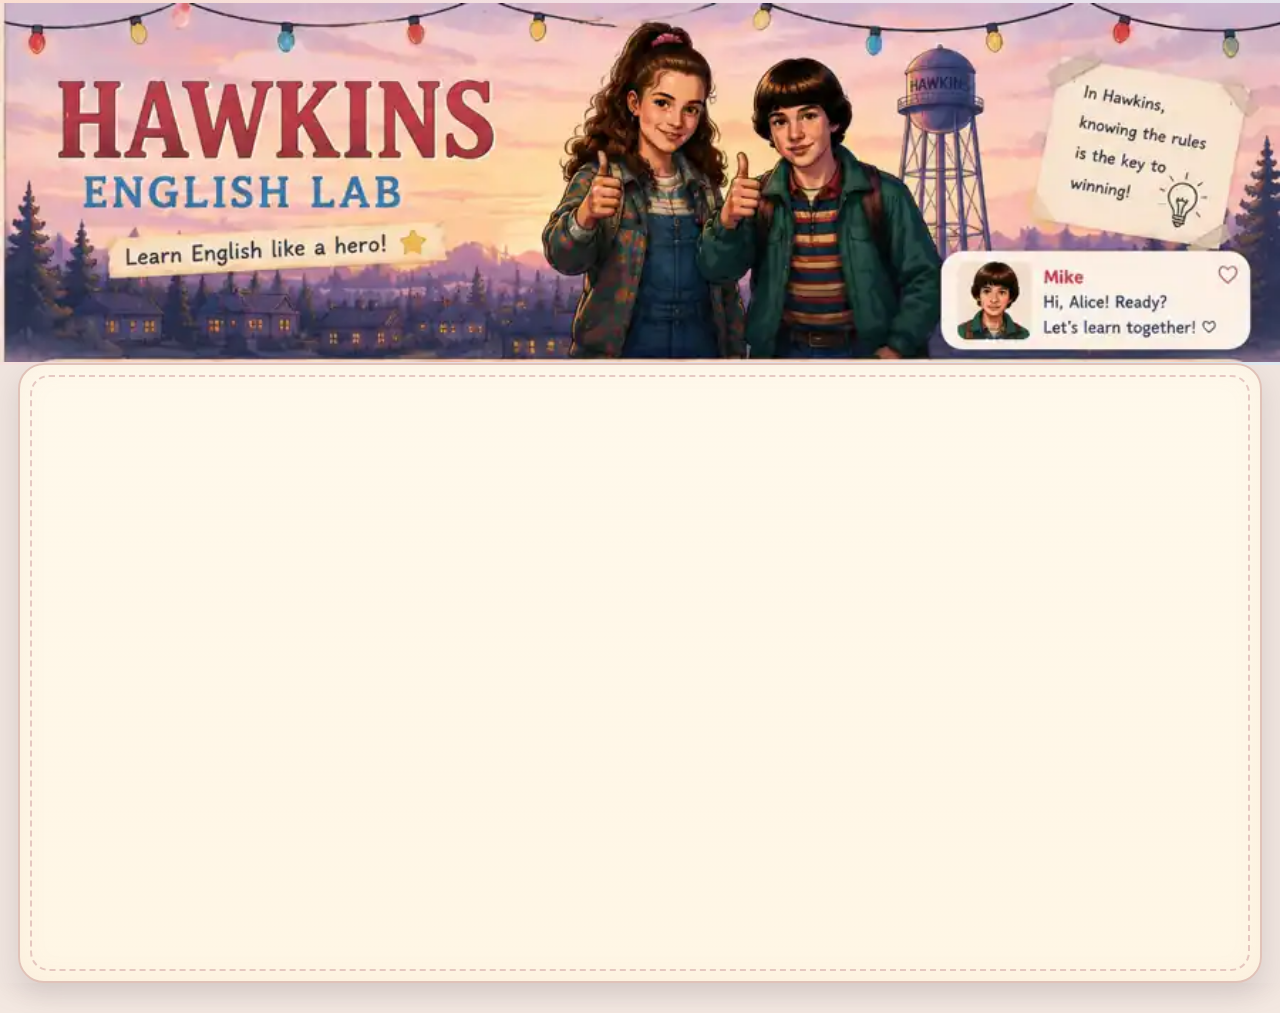
<file: index.html>
<!doctype html><html lang="ru"><head><meta charset="UTF-8"><meta name="viewport" content="width=device-width,initial-scale=1"><title>Hawkins English Lab</title><style>*{box-sizing:border-box}html,body{margin:0;background:#f4e9e2;font-family:Arial,sans-serif}.stage{max-width:1301px;margin:0 auto;min-height:100vh;background:#efe4de;box-shadow:0 0 40px #6b59621f}.hero-wrap{width:100%;background:linear-gradient(135deg,#fbded1,#eedfea,#dce7ef);min-height:365px;display:flex;align-items:center;justify-content:center;overflow:hidden}.hero-wrap img{display:block;width:100%;height:auto;max-width:1301px}.paper{margin:-2px 18px 30px;min-height:620px;border:2px solid #e0c2b8;border-radius:26px;background:linear-gradient(rgba(255,249,236,.94),rgba(255,246,229,.96)),repeating-linear-gradient(0deg,#fff8e8 0 3px,#faefd9 4px 5px);box-shadow:0 12px 26px rgba(69,52,66,.13),inset 0 0 30px rgba(190,142,115,.08);position:relative}.paper:before{content:"";position:absolute;inset:10px;border:2px dashed rgba(200,145,150,.45);border-radius:19px;pointer-events:none}.loading{color:#7f6571;font-weight:700;letter-spacing:.08em}@media(max-width:700px){.hero-wrap{min-height:0}.paper{margin:0 8px 18px;min-height:620px;border-radius:18px}.paper:before{inset:7px}}</style></head><body><main class="stage"><section class="hero-wrap"><span class="loading" id="loading">HAWKINS ENGLISH LAB...</span><img id="hero" alt="Hawkins English Lab" hidden></section><section class="paper" aria-label="Рабочая область"></section></main><script>(async()=>{try{const parts=await Promise.all([1,2,3,4].map(i=>fetch(`assets/hero${i}.txt?v=3`).then(r=>r.text())));const img=document.getElementById('hero');img.src='data:image/webp;base64,'+parts.join('');img.onload=()=>{document.getElementById('loading').remove();img.hidden=false}}catch(e){document.getElementById('loading').textContent='Обнови страницу'}})();</script></body></html>
</file>
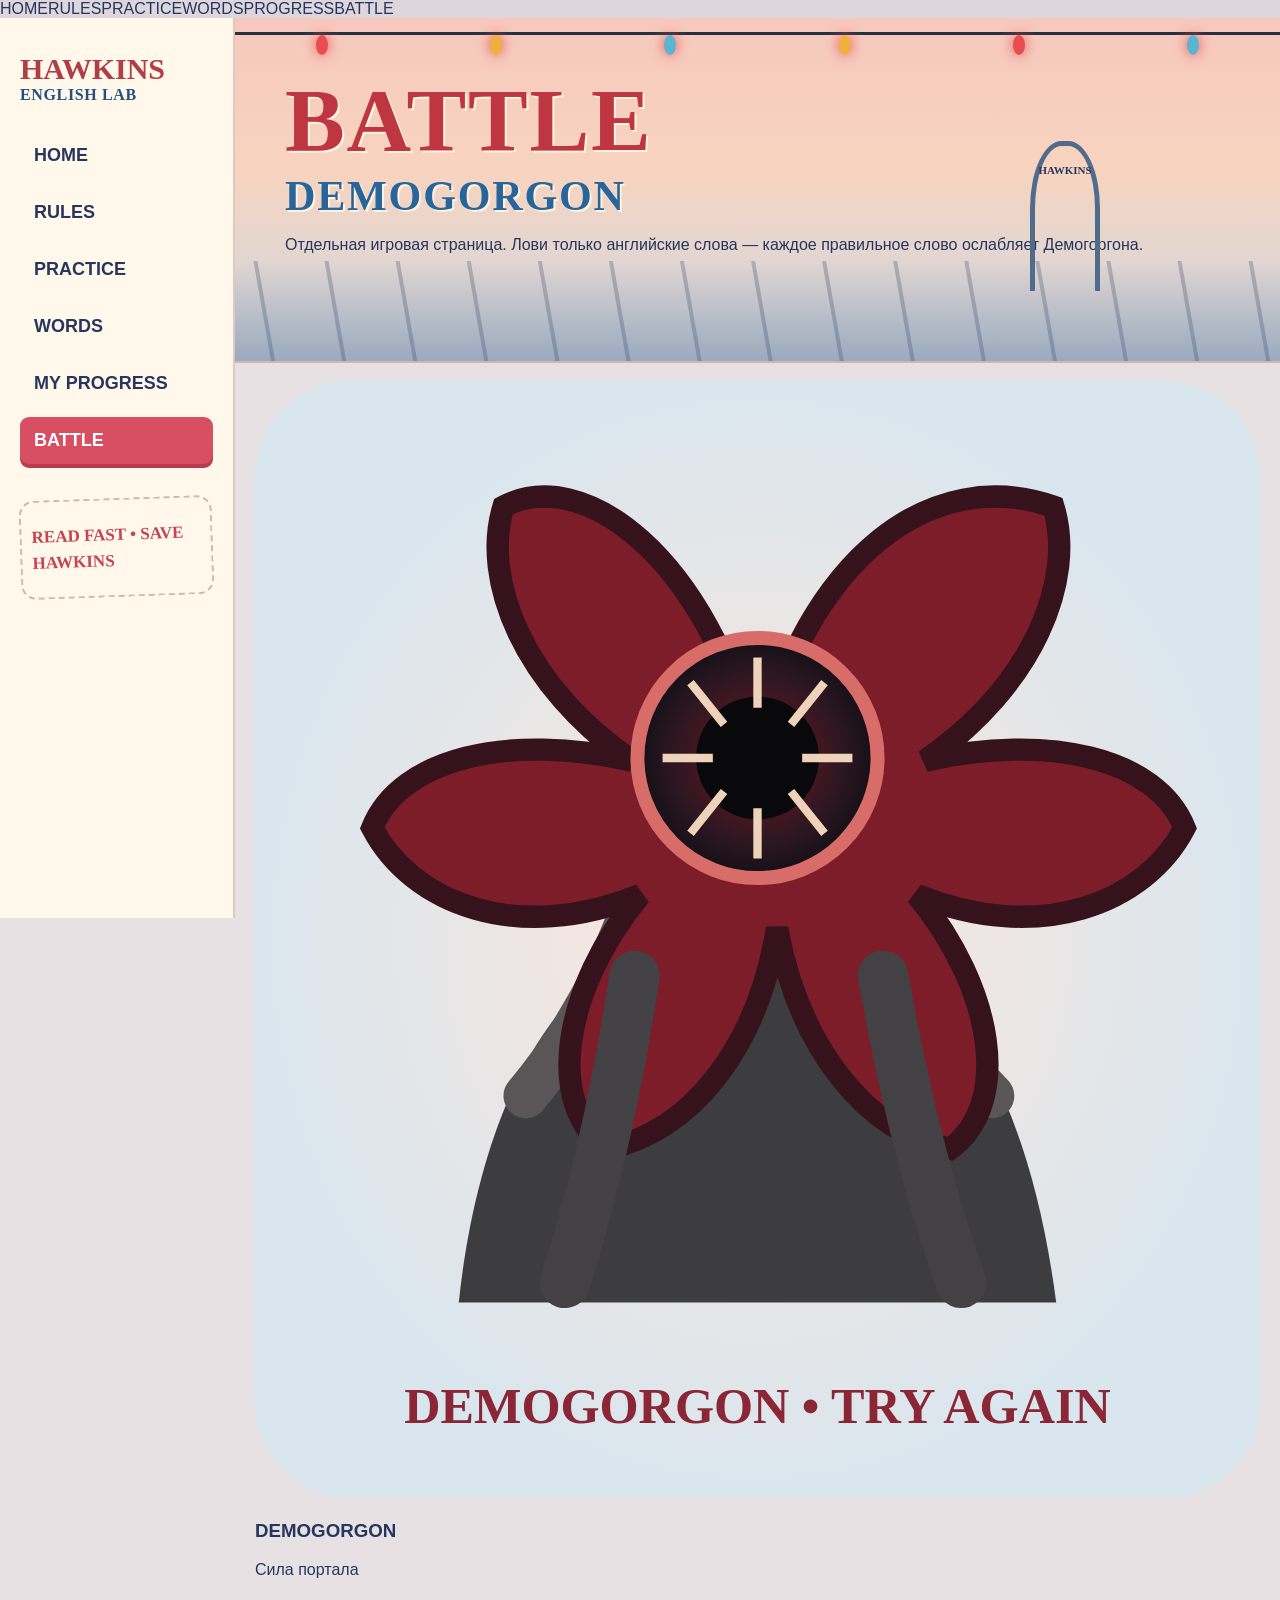
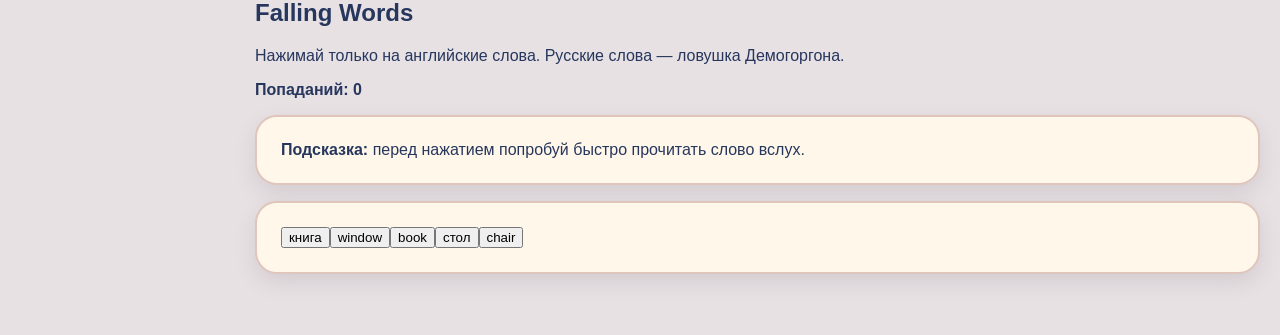
<file: battle.html>
<!doctype html><html lang="ru"><head><meta charset="UTF-8"><meta name="viewport" content="width=device-width,initial-scale=1"><title>Demogorgon Battle — OSD-English</title><link rel="stylesheet" href="styles.css"></head><body><div class="mobile-top"><a href="index.html">HOME</a><a href="rules.html">RULES</a><a href="practice.html">PRACTICE</a><a href="words.html">WORDS</a><a href="progress.html">PROGRESS</a><a href="battle.html">BATTLE</a></div><div class="app-shell"><aside class="sidebar"><div class="brand">HAWKINS<small>ENGLISH LAB</small></div><nav class="side-nav"><a href="index.html">HOME</a><a href="rules.html">RULES</a><a href="practice.html">PRACTICE</a><a href="words.html">WORDS</a><a href="progress.html">MY PROGRESS</a><a href="battle.html">BATTLE</a></nav><div class="side-note">READ FAST • SAVE HAWKINS</div></aside><div class="main"><header class="hero"><div class="string-lights"><span></span><span></span><span></span><span></span><span></span><span></span></div><div class="woods"></div><div class="tower"></div><h1>BATTLE<span>DEMOGORGON</span></h1><p>Отдельная игровая страница. Лови только английские слова — каждое правильное слово ослабляет Демогоргона.</p></header><main class="page"><section class="battle-hero"><div class="monster-card"><img src="assets/demogorgon.svg" alt="Demogorgon"><h3>DEMOGORGON</h3><div class="hp"><span id="monsterHP"></span></div><p>Сила портала</p></div><div><h2 class="page-title">Falling Words</h2><p>Нажимай только на английские слова. Русские слова — ловушка Демогоргона.</p><p><b>Попаданий: <span id="battleScore">0</span></b></p><div class="panel"><b>Подсказка:</b> перед нажатием попробуй быстро прочитать слово вслух.</div></div></section><section class="panel"><div class="battle-arena" id="battleArena"></div><div id="battleWin" class="panel hidden"><h2>PORTAL CLOSED!</h2><p>Mike: Alice, you’re amazing! Hawkins is safe — for now.</p><a class="primary" href="progress.html">Посмотреть прогресс</a></div></section></main></div></div><div id="characterPopup" class="character-popup hidden"></div><script src="app.js"></script></body></html>
</file>
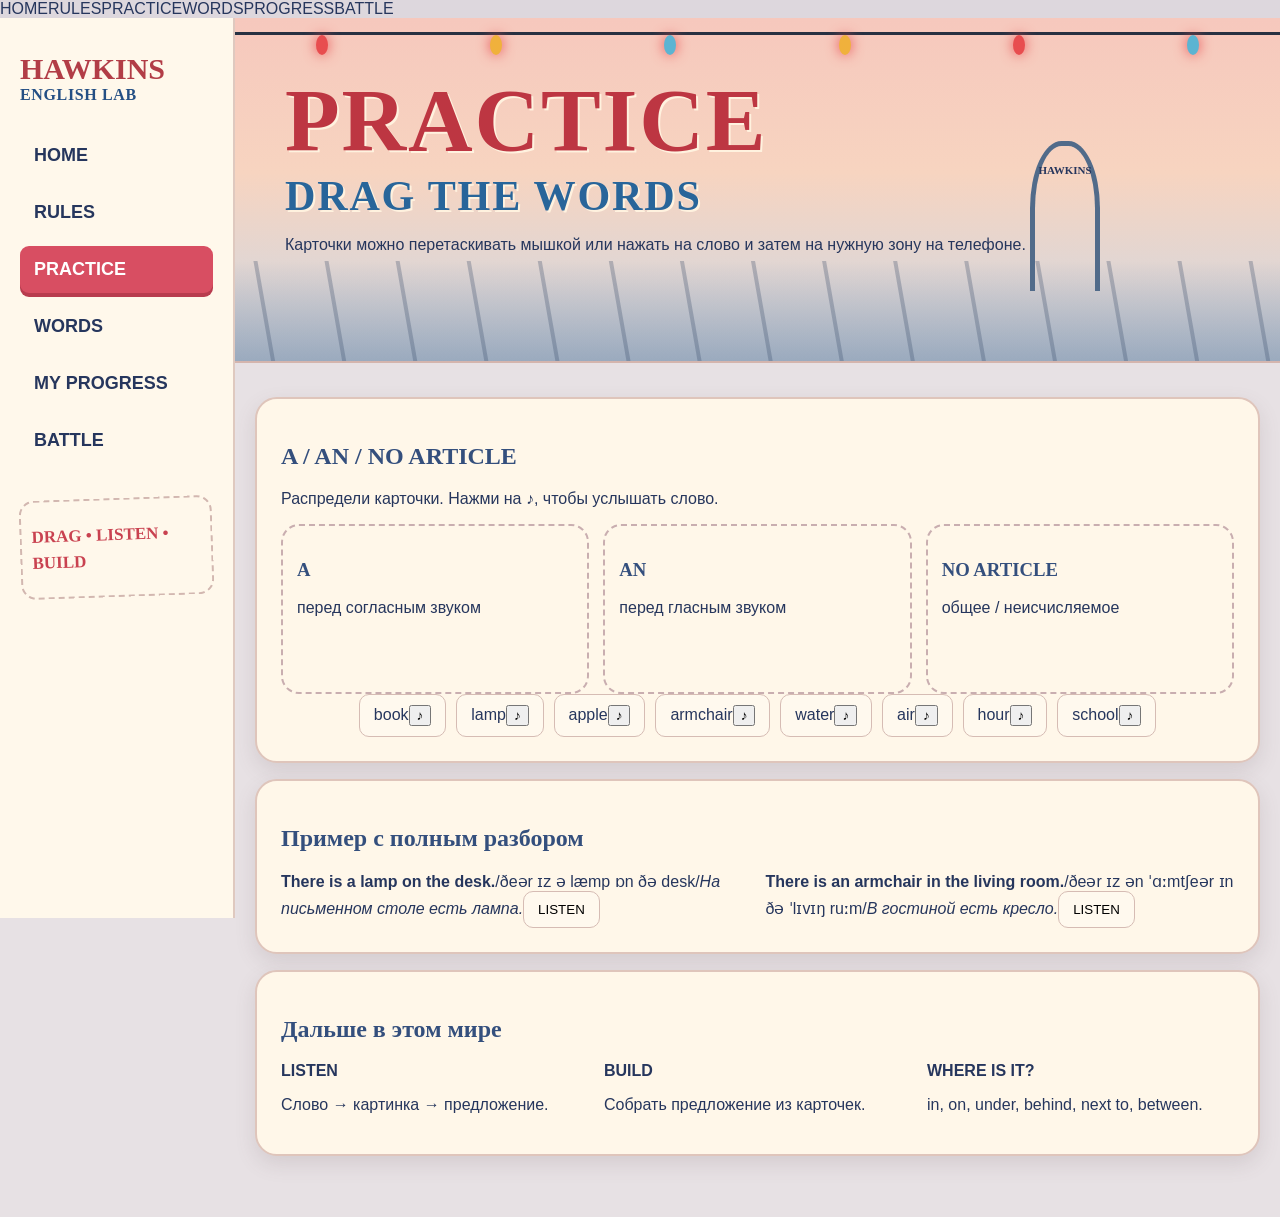
<file: practice.html>
<!doctype html><html lang="ru"><head><meta charset="UTF-8"><meta name="viewport" content="width=device-width,initial-scale=1"><title>Practice — OSD-English</title><link rel="stylesheet" href="styles.css"></head><body><div class="mobile-top"><a href="index.html">HOME</a><a href="rules.html">RULES</a><a href="practice.html">PRACTICE</a><a href="words.html">WORDS</a><a href="progress.html">PROGRESS</a><a href="battle.html">BATTLE</a></div><div class="app-shell"><aside class="sidebar"><div class="brand">HAWKINS<small>ENGLISH LAB</small></div><nav class="side-nav"><a href="index.html">HOME</a><a href="rules.html">RULES</a><a href="practice.html">PRACTICE</a><a href="words.html">WORDS</a><a href="progress.html">MY PROGRESS</a><a href="battle.html">BATTLE</a></nav><div class="side-note">DRAG • LISTEN • BUILD</div></aside><div class="main"><header class="hero"><div class="string-lights"><span></span><span></span><span></span><span></span><span></span><span></span></div><div class="woods"></div><div class="tower"></div><h1>PRACTICE<span>DRAG THE WORDS</span></h1><p>Карточки можно перетаскивать мышкой или нажать на слово и затем на нужную зону на телефоне.</p></header><main class="page"><section class="panel"><h2>A / AN / NO ARTICLE</h2><p class="subtle">Распредели карточки. Нажми на ♪, чтобы услышать слово.</p><div class="drag-board"><div class="drop-zone" data-cat="a"><h3>A</h3><p>перед согласным звуком</p></div><div class="drop-zone" data-cat="an"><h3>AN</h3><p>перед гласным звуком</p></div><div class="drop-zone" data-cat="none"><h3>NO ARTICLE</h3><p>общее / неисчисляемое</p></div></div><div class="word-bank" id="wordBank"></div></section><section class="panel"><h2>Пример с полным разбором</h2><div class="grid-2"><div class="sentence-study"><b>There is a lamp on the desk.</b><span>/ðeər ɪz ə læmp ɒn ðə desk/</span><em>На письменном столе есть лампа.</em><button class="listen-btn" data-speak="There is a lamp on the desk.">LISTEN</button></div><div class="sentence-study"><b>There is an armchair in the living room.</b><span>/ðeər ɪz ən ˈɑːmtʃeər ɪn ðə ˈlɪvɪŋ ruːm/</span><em>В гостиной есть кресло.</em><button class="listen-btn" data-speak="There is an armchair in the living room.">LISTEN</button></div></div></section><section class="panel"><h2>Дальше в этом мире</h2><div class="grid-3"><div class="overview-card"><b>LISTEN</b><p>Слово → картинка → предложение.</p></div><div class="overview-card"><b>BUILD</b><p>Собрать предложение из карточек.</p></div><div class="overview-card"><b>WHERE IS IT?</b><p>in, on, under, behind, next to, between.</p></div></div></section></main></div></div><div id="characterPopup" class="character-popup hidden"></div><script src="app.js"></script></body></html>
</file>
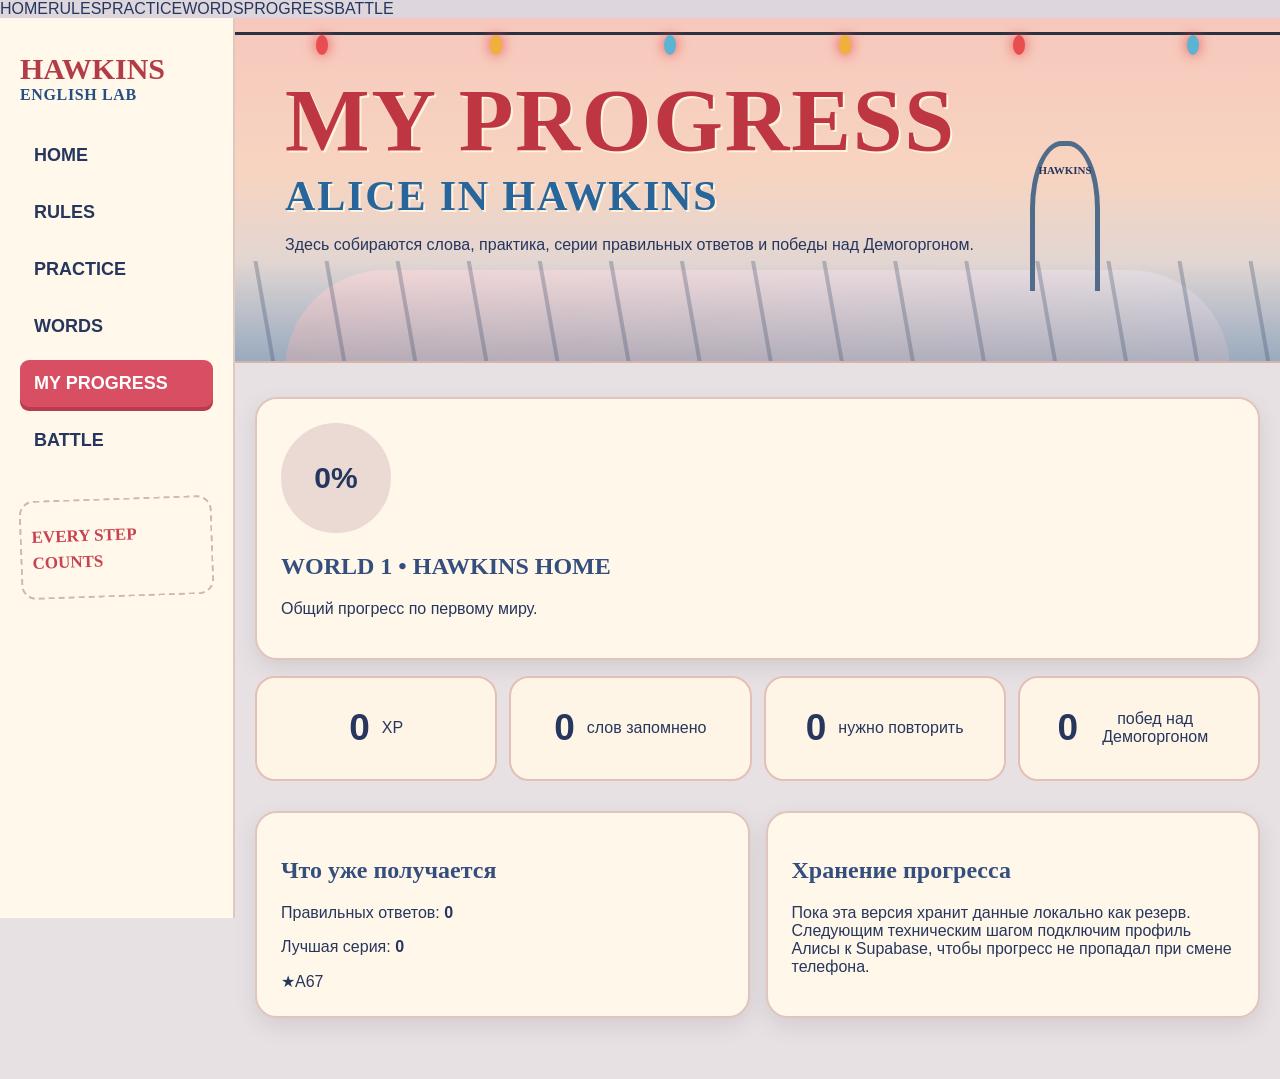
<file: progress.html>
<!doctype html><html lang="ru"><head><meta charset="UTF-8"><meta name="viewport" content="width=device-width,initial-scale=1"><title>Progress — OSD-English</title><link rel="stylesheet" href="styles.css"></head><body><div class="mobile-top"><a href="index.html">HOME</a><a href="rules.html">RULES</a><a href="practice.html">PRACTICE</a><a href="words.html">WORDS</a><a href="progress.html">PROGRESS</a><a href="battle.html">BATTLE</a></div><div class="app-shell"><aside class="sidebar"><div class="brand">HAWKINS<small>ENGLISH LAB</small></div><nav class="side-nav"><a href="index.html">HOME</a><a href="rules.html">RULES</a><a href="practice.html">PRACTICE</a><a href="words.html">WORDS</a><a href="progress.html">MY PROGRESS</a><a href="battle.html">BATTLE</a></nav><div class="side-note">EVERY STEP COUNTS</div></aside><div class="main"><header class="hero"><div class="string-lights"><span></span><span></span><span></span><span></span><span></span><span></span></div><div class="woods"></div><div class="tower"></div><h1>MY PROGRESS<span>ALICE IN HAWKINS</span></h1><p>Здесь собираются слова, практика, серии правильных ответов и победы над Демогоргоном.</p><div class="hero-characters"><img src="assets/mike.svg" alt="Mike"></div></header><main class="page"><section class="panel"><div class="progress-wrap"><div class="progress-ring"><b data-progress>0%</b></div><div><h2>WORLD 1 • HAWKINS HOME</h2><p>Общий прогресс по первому миру.</p></div></div></section><section class="stats"><div class="stat"><b data-xp>0</b><span>XP</span></div><div class="stat"><b data-known>0</b><span>слов запомнено</span></div><div class="stat"><b data-repeat>0</b><span>нужно повторить</span></div><div class="stat"><b data-wins>0</b><span>побед над Демогоргоном</span></div></section><section class="grid-2"><article class="panel"><h2>Что уже получается</h2><p>Правильных ответов: <b data-correct>0</b></p><p>Лучшая серия: <b data-best>0</b></p><div class="badges"><span class="badge">★</span><span class="badge">A</span><span class="badge">67</span></div></article><article class="panel"><h2>Хранение прогресса</h2><p>Пока эта версия хранит данные локально как резерв. Следующим техническим шагом подключим профиль Алисы к Supabase, чтобы прогресс не пропадал при смене телефона.</p></article></section></main></div></div><div id="characterPopup" class="character-popup hidden"></div><script src="app.js"></script></body></html>
</file>
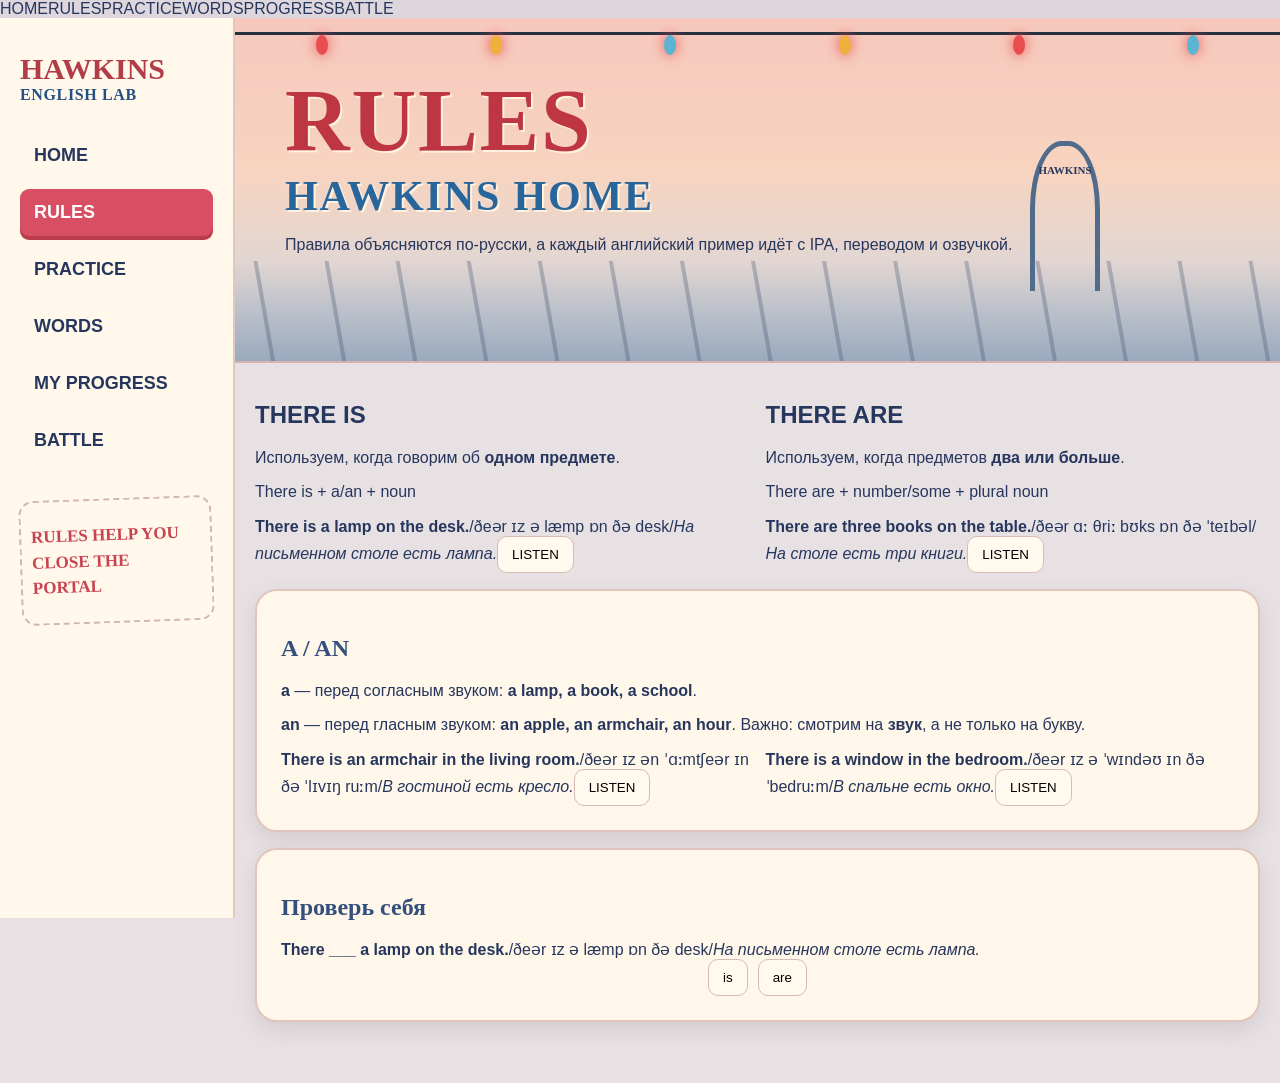
<file: rules.html>
<!doctype html><html lang="ru"><head><meta charset="UTF-8"><meta name="viewport" content="width=device-width,initial-scale=1"><title>Rules — OSD-English</title><link rel="stylesheet" href="styles.css"></head><body><div class="mobile-top"><a href="index.html">HOME</a><a href="rules.html">RULES</a><a href="practice.html">PRACTICE</a><a href="words.html">WORDS</a><a href="progress.html">PROGRESS</a><a href="battle.html">BATTLE</a></div><div class="app-shell"><aside class="sidebar"><div class="brand">HAWKINS<small>ENGLISH LAB</small></div><nav class="side-nav"><a href="index.html">HOME</a><a href="rules.html">RULES</a><a href="practice.html">PRACTICE</a><a href="words.html">WORDS</a><a href="progress.html">MY PROGRESS</a><a href="battle.html">BATTLE</a></nav><div class="side-note">RULES HELP YOU CLOSE THE PORTAL</div></aside><div class="main"><header class="hero"><div class="string-lights"><span></span><span></span><span></span><span></span><span></span><span></span></div><div class="woods"></div><div class="tower"></div><h1>RULES<span>HAWKINS HOME</span></h1><p>Правила объясняются по-русски, а каждый английский пример идёт с IPA, переводом и озвучкой.</p></header><main class="page"><section class="grid-2"><article class="rule-card"><h2>THERE IS</h2><p>Используем, когда говорим об <b>одном предмете</b>.</p><p class="formula">There is + a/an + noun</p><div class="sentence-study"><b>There is a lamp on the desk.</b><span>/ðeər ɪz ə læmp ɒn ðə desk/</span><em>На письменном столе есть лампа.</em><button class="listen-btn" data-speak="There is a lamp on the desk.">LISTEN</button></div></article><article class="rule-card"><h2>THERE ARE</h2><p>Используем, когда предметов <b>два или больше</b>.</p><p class="formula">There are + number/some + plural noun</p><div class="sentence-study"><b>There are three books on the table.</b><span>/ðeər ɑː θriː bʊks ɒn ðə ˈteɪbəl/</span><em>На столе есть три книги.</em><button class="listen-btn" data-speak="There are three books on the table.">LISTEN</button></div></article></section><section class="panel"><h2>A / AN</h2><p><b>a</b> — перед согласным звуком: <b>a lamp, a book, a school</b>.</p><p><b>an</b> — перед гласным звуком: <b>an apple, an armchair, an hour</b>. Важно: смотрим на <b>звук</b>, а не только на букву.</p><div class="grid-2"><div class="sentence-study"><b>There is an armchair in the living room.</b><span>/ðeər ɪz ən ˈɑːmtʃeər ɪn ðə ˈlɪvɪŋ ruːm/</span><em>В гостиной есть кресло.</em><button class="listen-btn" data-speak="There is an armchair in the living room.">LISTEN</button></div><div class="sentence-study"><b>There is a window in the bedroom.</b><span>/ðeər ɪz ə ˈwɪndəʊ ɪn ðə ˈbedruːm/</span><em>В спальне есть окно.</em><button class="listen-btn" data-speak="There is a window in the bedroom.">LISTEN</button></div></div></section><section class="panel"><h2>Проверь себя</h2><div id="ruleQuiz"></div></section></main></div></div><div id="characterPopup" class="character-popup hidden"></div><script src="app.js"></script></body></html>
</file>
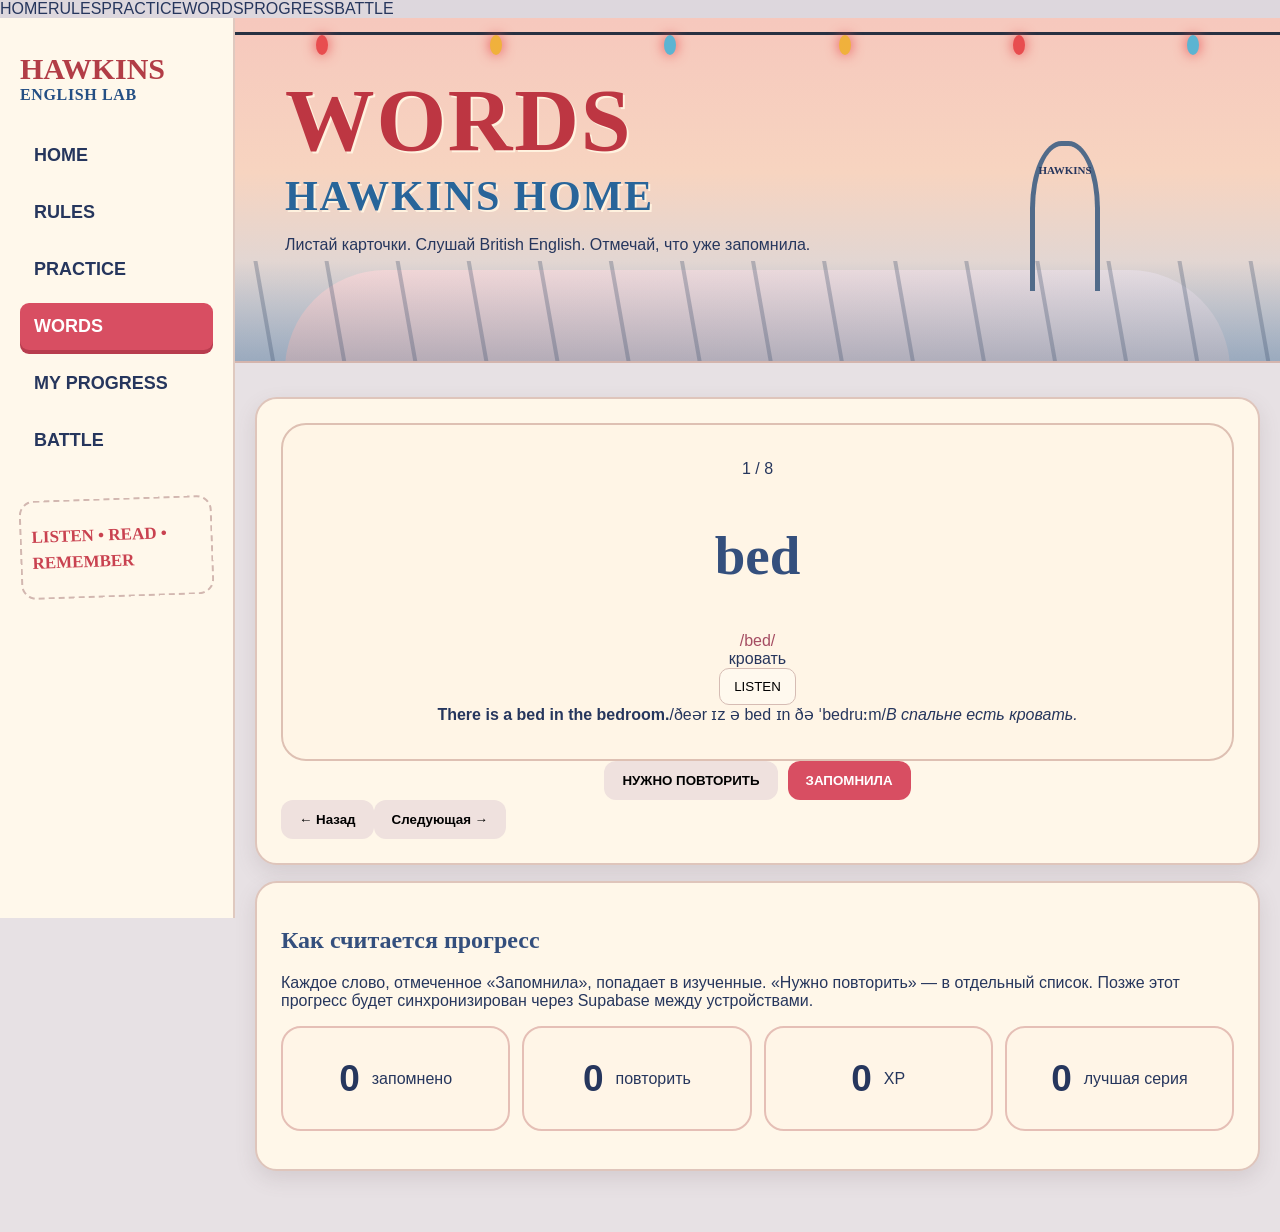
<file: words.html>
<!doctype html><html lang="ru"><head><meta charset="UTF-8"><meta name="viewport" content="width=device-width,initial-scale=1"><title>Words — OSD-English</title><link rel="stylesheet" href="styles.css"></head><body><div class="mobile-top"><a href="index.html">HOME</a><a href="rules.html">RULES</a><a href="practice.html">PRACTICE</a><a href="words.html">WORDS</a><a href="progress.html">PROGRESS</a><a href="battle.html">BATTLE</a></div><div class="app-shell"><aside class="sidebar"><div class="brand">HAWKINS<small>ENGLISH LAB</small></div><nav class="side-nav"><a href="index.html">HOME</a><a href="rules.html">RULES</a><a href="practice.html">PRACTICE</a><a href="words.html">WORDS</a><a href="progress.html">MY PROGRESS</a><a href="battle.html">BATTLE</a></nav><div class="side-note">LISTEN • READ • REMEMBER</div></aside><div class="main"><header class="hero"><div class="string-lights"><span></span><span></span><span></span><span></span><span></span><span></span></div><div class="woods"></div><div class="tower"></div><h1>WORDS<span>HAWKINS HOME</span></h1><p>Листай карточки. Слушай British English. Отмечай, что уже запомнила.</p><div class="hero-characters"><img src="assets/mike.svg" alt="Mike"></div></header><main class="page"><section class="panel"><div class="study-card" id="studyCard"></div><div class="card-actions"><button class="soft" id="repeatBtn">НУЖНО ПОВТОРИТЬ</button><button class="primary" id="knownBtn">ЗАПОМНИЛА</button></div><div class="study-nav"><button class="soft" id="prevCard">← Назад</button><button class="soft" id="nextCard">Следующая →</button></div></section><section class="panel"><h2>Как считается прогресс</h2><p>Каждое слово, отмеченное «Запомнила», попадает в изученные. «Нужно повторить» — в отдельный список. Позже этот прогресс будет синхронизирован через Supabase между устройствами.</p><div class="stats"><div class="stat"><b data-known>0</b><span>запомнено</span></div><div class="stat"><b data-repeat>0</b><span>повторить</span></div><div class="stat"><b data-xp>0</b><span>XP</span></div><div class="stat"><b data-best>0</b><span>лучшая серия</span></div></div></section></main></div></div><div id="characterPopup" class="character-popup hidden"></div><script src="app.js"></script></body></html>
</file>
<file: styles.css>
:root{--ink:#26365d;--red:#c9414d;--paper:#fff7e8;--line:#e1bfb2;--pink:#e75b75;--blue:#32689b;--shadow:0 8px 20px #6d596026}*{box-sizing:border-box}body{margin:0;background:#ddd7dd;color:var(--ink);font-family:'Trebuchet MS',Arial,sans-serif}a{text-decoration:none;color:inherit}.app-shell{max-width:1536px;margin:auto;display:grid;grid-template-columns:235px 1fr;min-height:100vh;background:#e7e1e4}.sidebar{background:#fff8eb;padding:22px 20px;border-right:2px solid #dfc9bf;position:sticky;top:0;height:100vh}.cassette{width:150px;margin:0 auto 12px;padding:20px 8px;border:4px solid #3e3141;border-radius:12px;background:#e86b69;color:#fff8df;text-align:center;font:700 12px Georgia;transform:rotate(-3deg);box-shadow:3px 4px 0 #cbb3a8}.brand{font:700 30px Georgia;color:#b23d47;margin:12px 0 28px}.brand small{display:block;color:#244f84;font-size:16px;letter-spacing:.04em}.side-nav{display:grid;gap:10px}.side-nav a{font-weight:900;font-size:18px;padding:13px 14px;border-radius:9px}.side-nav a.active,.side-nav a:hover{background:#d84e62;color:#fff;box-shadow:0 4px 0 #b83c4e}.side-note{margin-top:34px;border:2px dashed #d2b7b0;border-radius:15px;padding:22px 10px;color:#c94250;font:700 17px Georgia;line-height:1.5;transform:rotate(-2deg)}.main{min-width:0}.hero{height:345px;position:relative;overflow:hidden;padding:42px 50px;background:linear-gradient(#f6c8bd,#f7d4c0 45%,#cbd8e6);border-bottom:2px solid #d4b5ae}.hero:after{content:'';position:absolute;left:0;right:0;bottom:0;height:100px;background:linear-gradient(transparent,#394e6e55),repeating-linear-gradient(80deg,transparent 0 35px,#263a5a44 36px 39px,transparent 40px 70px)}.string-lights{position:absolute;z-index:5;top:14px;left:0;right:0;border-top:3px solid #273142;display:flex;justify-content:space-around}.string-lights span{width:12px;height:20px;border-radius:50%;background:#e84d4f;box-shadow:0 0 13px #e84d4f}.string-lights span:nth-child(2n){background:#f0b13c}.string-lights span:nth-child(3n){background:#5bb4d2}.hero-copy{position:relative;z-index:3}.hero h1{font:700 clamp(3.5rem,7vw,6rem) Georgia;color:#bd3642;margin:8px 0;text-shadow:2px 2px #fff2df;letter-spacing:.02em}.hero h1 span{display:block;color:#28659a;font-size:.47em}.tape{display:inline-block;background:#fff0d7;padding:8px 25px;font:italic 21px Georgia;transform:rotate(-2deg);box-shadow:2px 2px 0 #d7bda9}.hero-kids{position:absolute;z-index:4;right:310px;bottom:0;display:flex;align-items:flex-end}.kid{width:150px;height:220px;border-radius:70px 70px 25px 25px;display:grid;place-items:center;font:700 55px Georgia;color:#fff;border:5px solid #f6dfc6;box-shadow:0 8px 20px #34405b44}.girl{background:linear-gradient(#663a2e 0 30%,#df6b55 31% 45%,#4f83a2 46%)}.mike{background:linear-gradient(#28212d 0 30%,#3b675c 31%);margin-left:-25px}.tower{position:absolute;z-index:2;right:180px;bottom:70px;width:70px;height:150px;border:5px solid #516b8a;border-bottom:0;border-radius:45% 45% 0 0}.tower:before{content:'HAWKINS';position:absolute;top:18px;left:-12px;width:84px;text-align:center;font:700 11px Georgia}.paper-note,.mike-note{position:absolute;z-index:5;background:#fff4dc;border:1px solid #d9bdab;box-shadow:var(--shadow);font:italic 16px Georgia;line-height:1.4}.paper-note{right:20px;top:45px;padding:18px 25px;transform:rotate(4deg)}.mike-note{right:25px;bottom:12px;padding:12px 25px;font-style:normal}.page{padding:18px 20px 45px}.world-card{position:relative;display:grid;grid-template-columns:1.15fr 1fr 250px;gap:25px;align-items:center;background:#fff5e3;border:2px solid #ddc1b4;border-radius:30px;padding:28px 35px;box-shadow:var(--shadow)}.world-intro{display:flex;gap:18px;align-items:center}.house-icon{font-size:65px;color:#c94b43}.red-label{color:#c43f47;font-weight:900;letter-spacing:.16em}.world-card h2{font:700 36px Georgia;margin:3px 0;color:#263e6a}.world-progress h3{font-size:18px}.progress-row{display:flex;align-items:center;gap:20px}.progress-ring{width:110px;height:110px;border-radius:50%;background:conic-gradient(#e58e8e 0,#eadad3 0);display:grid;place-items:center;border:14px solid #eadad3}.progress-ring b{font-size:30px}.stars{font-size:28px;color:#4d6690;letter-spacing:.1em}.polaroid{background:#fffaf0;padding:10px 10px 16px;text-align:center;transform:rotate(4deg);box-shadow:0 5px 12px #67575d44;font:italic 19px Georgia}.room-pic{height:125px;display:grid;place-items:center;background:linear-gradient(#8c6a58,#273b54);font-size:70px;color:#f0ca78}.stats{display:grid;grid-template-columns:repeat(4,1fr);gap:12px;margin:14px 0}.stat{min-height:105px;background:#fff5e7;border:2px solid #e5bfb6;border-radius:20px;display:flex;align-items:center;justify-content:center;gap:12px;text-align:center}.stat i{font-style:normal;font-size:43px;color:#d69a39}.stat b{font-size:37px}.stat span{max-width:130px}.activity-grid{display:grid;grid-template-columns:repeat(6,1fr);gap:10px}.activity{min-height:195px;background:#fff5e5;border:2px solid #dfc2b5;border-radius:20px;padding:18px 10px;text-align:center;box-shadow:0 5px 12px #61515b18;transition:.2s}.activity:hover{transform:translateY(-4px) rotate(-1deg)}.activity i{display:block;font-style:normal;font-size:56px;margin-bottom:8px}.activity b{display:block;font-size:17px}.activity small{display:block;margin-top:8px;line-height:1.35}.bottom-notes{display:grid;grid-template-columns:1fr 1fr 1.2fr;gap:16px;margin-top:15px}.bottom-notes article{background:#fff0d7;border:2px solid #dfc1ac;border-radius:15px;padding:17px 25px;transform:rotate(-1deg);box-shadow:var(--shadow)}.bottom-notes article:nth-child(2){transform:rotate(1deg)}.bottom-notes b{color:#2c5d96;font:700 20px Georgia}.monster-note{background:#eee0ed!important}.panel{background:#fff7e9;border:2px solid #dfc5bb;border-radius:22px;padding:24px;margin:16px 0;box-shadow:var(--shadow)}.panel h2,.panel h3{font-family:Georgia;color:#344f7d}.grid-2{display:grid;grid-template-columns:1fr 1fr;gap:16px}.grid-3{display:grid;grid-template-columns:repeat(3,1fr);gap:16px}.primary,.soft{display:inline-block;border:0;border-radius:12px;padding:12px 18px;font-weight:900}.primary{background:#d84e62;color:#fff}.soft{background:#efe1de}.study-card{background:#fff5e6;border:2px solid #dec0b3;border-radius:25px;padding:35px;text-align:center}.study-card h2{font:700 55px Georgia}.ipa{color:#a54d63}.card-actions,.choice-row,.word-bank{display:flex;gap:10px;flex-wrap:wrap;justify-content:center}.listen-btn,.choice-row button,.drag-word{padding:10px 14px;border:1px solid #d6bcb4;border-radius:10px;background:#fff9ee}.drag-board{display:grid;grid-template-columns:repeat(3,1fr);gap:14px}.drop-zone{min-height:170px;border:2px dashed #c9aeb0;border-radius:18px;padding:14px}.character-popup{position:fixed;right:20px;bottom:20px;z-index:50}.hidden{display:none!important}.stats+.activity-grid{margin-top:4px}@media(max-width:900px){.app-shell{grid-template-columns:1fr}.sidebar{position:relative;height:auto}.side-nav{grid-template-columns:repeat(3,1fr)}.hero{height:430px;padding:40px 20px}.hero-kids{right:20px}.paper-note{display:none}.mike-note{left:20px;right:auto}.world-card{grid-template-columns:1fr}.stats{grid-template-columns:repeat(2,1fr)}.activity-grid{grid-template-columns:repeat(2,1fr)}.bottom-notes,.grid-2,.grid-3,.drag-board{grid-template-columns:1fr}.polaroid{max-width:260px}.hero h1{font-size:3.4rem}}
</file>
